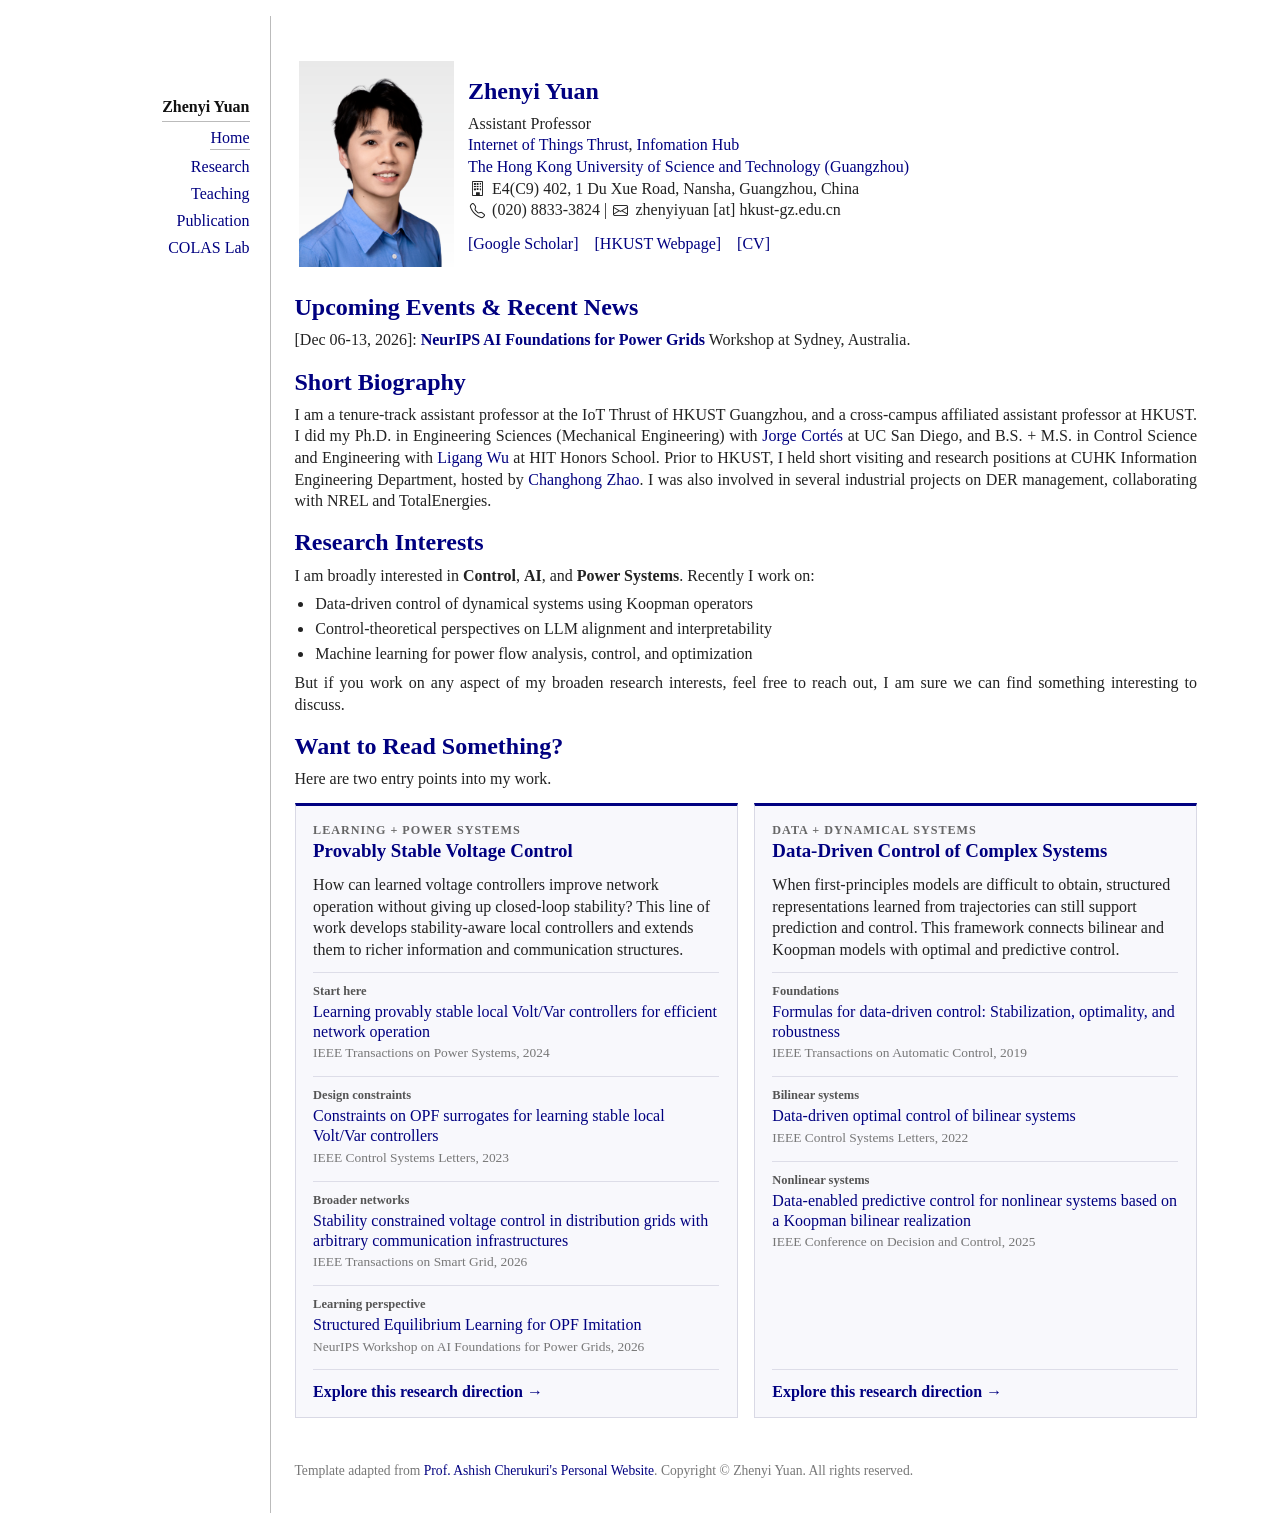
<file: index.html>
<!DOCTYPE html PUBLIC "-//W3C//DTD XHTML 1.1//EN"
  "http://www.w3.org/TR/xhtml11/DTD/xhtml11.dtd">
<html xmlns="http://www.w3.org/1999/xhtml" xml:lang="en">
<head>
<meta name="author" content="Zhenyi Yuan" />
<meta name="description" content="Zhenyi Yuan's academic homepage at HKUST(GZ), featuring research in control, artificial intelligence, and energy systems." />
<meta name="application-name" content="HKUST(GZ)" />
<meta http-equiv="Content-Type" content="text/html;charset=utf-8" />

<link rel="canonical" href="https://yuanzh21.github.io/" />
<meta property="og:type" content="website" />
<meta property="og:site_name" content="HKUST(GZ)" />
<meta property="og:title" content="Zhenyi Yuan's Homepage" />
<meta property="og:description" content="Research in control, artificial intelligence, and energy systems at HKUST(GZ)." />
<meta property="og:url" content="https://yuanzh21.github.io/" />

<script type="application/ld+json">
{
  "@context": "https://schema.org",
  "@type": "WebSite",
  "@id": "https://yuanzh21.github.io/#website",
  "url": "https://yuanzh21.github.io/",
  "name": "HKUST(GZ)",
  "alternateName": [
    "HKUST Guangzhou",
    "The Hong Kong University of Science and Technology (Guangzhou)"
  ],
  "description": "Zhenyi Yuan's academic homepage at HKUST(GZ)."
}

</script>

<link rel="stylesheet" href="jemdoc.css" type="text/css" />
<title>Zhenyi Yuan's Homepage | HKUST(GZ)</title>
<link rel="icon" href="https://yuanzh21.github.io/myicon.ico" type="image/x-icon" sizes="32x32" />

<!-- Google tag (gtag.js) -->
<script async src="https://www.googletagmanager.com/gtag/js?id=G-GKVL4N28JV"></script>
<script>
  window.dataLayer = window.dataLayer || [];
  function gtag(){dataLayer.push(arguments);}
  gtag('js', new Date());

  gtag('config', 'G-GKVL4N28JV');
</script>

<link rel="stylesheet" href="https://cdn.jsdelivr.net/npm/bootstrap-icons@1.11.3/font/bootstrap-icons.min.css" />

</head>

<body>
<table summary="Table for page layout." id="tlayout">
<tr valign="top">
<td id="layout-menu">
<div class="menu-category">Zhenyi Yuan</div>
<div class="menu-item"><a href="index.html" class="current">Home</a></div>
<div class="menu-item"><a href="research.html">Research</a></div>
<div class="menu-item"><a href="teaching.html">Teaching</a></div>
<div class="menu-item"><a href="publications.html">Publication</a></div>
<div class="menu-item"><a href="team.html">COLAS Lab</a></div>
</td>
<td id="layout-content">
<table class="imgtable"><tr><td>
<img src="Photo_Zhenyi.jpg" alt="myimage" width="155px" />&nbsp;</td>
<td align="left"><h2>Zhenyi Yuan</h2>
<p>Assistant Professor <br />


<a href="https://iott.hkust-gz.edu.cn/" target=&ldquo;blank&rdquo;>Internet of Things Thrust</a>, <a href="https://www.hkust-gz.edu.cn/academics/hubs-and-thrust-areas/information-hub/" target=&ldquo;blank&rdquo;>Infomation Hub</a> <br />  
<a href="https://www.hkust-gz.edu.cn/" target=&ldquo;blank&rdquo;>The Hong Kong University of Science and Technology (Guangzhou)</a> <br />
<!-- <a href="https://www.hkust-gz.edu.cn/" target=&ldquo;blank&rdquo;>HKUST (GZ)</a> <br /> -->

<i class="bi bi-building contact-icon" aria-hidden="true"></i> E4(C9) 402, 1 Du Xue Road, Nansha, Guangzhou, China <br />
<i class="bi bi-telephone contact-icon" aria-hidden="true"></i> (020) 8833-3824 | <i class="bi bi-envelope contact-icon" aria-hidden="true"></i> zhenyiyuan [at] hkust-gz.edu.cn <br />
</p>
<p><a href="https://scholar.google.com/citations?user=M7i0_74AAAAJ&hl=en" target=&ldquo;blank&rdquo;>[Google Scholar]</a> &nbsp;&nbsp; <a href="https://facultyprofiles.hkust-gz.edu.cn/faculty-personal-page/YUAN-Zhenyi/zhenyiyuan" target=&ldquo;blank&rdquo;>[HKUST Webpage]</a> &nbsp;&nbsp; <a href="CV_Zhenyi.pdf" target=&ldquo;blank&rdquo;>[CV]</a>
</p>
</td></tr></table>

<h2>Upcoming Events & Recent News</h2>

<p style="text-align:justify; text-justify:inter-ideograph; ">[Dec 06-13, 2026]: <b><a href="https://ai4powergrids.github.io/" target=&ldquo;blank&rdquo;>NeurIPS AI Foundations for Power Grids</a></b> Workshop at Sydney, Australia. </p>

<!-- <p style="text-align:justify; text-justify:inter-ideograph; ">[Aug 23-28, 2026]: <a href="https://tongxin.me/IFAC_workshop_web" target=&ldquo;blank&rdquo;><b>Contextual Control</b> workshop</a> at <a href="https://ifac2026.org/" target=&ldquo;blank&rdquo;>IFAC World Congress</a>, Busan, Korea. </p> -->
<!-- <p style="text-align:justify; text-justify:inter-ideograph; ">[July 26-29, 2026]: <a href="http://www.ccc2026.cn/" target=&ldquo;blank&rdquo;><b>Chinese Control Conference (CCC)</b></a>, Changsha, China. </p>  -->
<!-- <p style="text-align:justify; text-justify:inter-ideograph; ">[May 30-31, 2026]: <b>Green Control</b> workshop at Peking University, Beijing, China. </p> -->
<!-- <p style="text-align:justify; text-justify:inter-ideograph; ">[Aug 07-09, 2026]: <b>AI for Energy</b> talk at <a href="https://c2sml.cn/conference.html" target=&ldquo;blank&rdquo;>Conference of Scientific Machine Learning</a>, Shanghai, China. </p> -->

<h2>Short Biography</h2>
<p>I am a tenure-track assistant professor at the IoT Thrust of HKUST Guangzhou, and a cross-campus affiliated assistant professor at HKUST. I did my Ph.D. in Engineering Sciences (Mechanical Engineering) with <a href="http://terrano.ucsd.edu/jorge/" target=&ldquo;blank&rdquo;>Jorge Cortés</a> at UC San Diego, and B.S. + M.S. in Control Science and Engineering with <a href="https://homepage.hit.edu.cn/wuligang" target=&ldquo;blank&rdquo;>Ligang Wu</a> at HIT Honors School. Prior to HKUST, I held short visiting and research positions at CUHK Information Engineering Department, hosted by <a href="https://www.ie.cuhk.edu.hk/faculty/zhao-changhong/" target=&ldquo;blank&rdquo;>Changhong Zhao</a>. I was also involved in several industrial projects on DER management, collaborating with NREL and TotalEnergies. 
</p>

<h2>Research Interests</h2>
<p>I am broadly interested in <b>Control</b>, <b>AI</b>, and <b>Power Systems</b>. Recently I work on:
</p>
<ul>
<li><p> Data-driven control of dynamical systems using Koopman operators
</p>
</li>
<li><p> Control-theoretical perspectives on LLM alignment and interpretability
</p>
</li>
<li><p> Machine learning for power flow analysis, control, and optimization
</p>
</li>
</ul>
<p>But if you work on any aspect of my broaden research interests, feel free to reach out, I am sure we can find something interesting to discuss.
</p>

<h2 id="want-to-read">Want to Read Something?</h2>
<p class="reading-intro">Here are two entry points into my work.</p>

<div class="reading-grid">
<div class="reading-card">
<p class="reading-eyebrow">Learning + Power Systems</p>
<h3>Provably Stable Voltage Control</h3>
<p class="reading-summary">How can learned voltage controllers improve network operation without giving up closed-loop stability? This line of work develops stability-aware local controllers and extends them to richer information and communication structures.</p>
<ol class="reading-path">
<li>
<span class="reading-step">Start here</span>
<a href="https://arxiv.org/abs/2209.12956" target="_blank">Learning provably stable local Volt/Var controllers for efficient network operation</a>
<span class="reading-venue">IEEE Transactions on Power Systems, 2024</span>
</li>
<li>
<span class="reading-step">Design constraints</span>
<a href="https://arxiv.org/abs/2306.04464" target="_blank">Constraints on OPF surrogates for learning stable local Volt/Var controllers</a>
<span class="reading-venue">IEEE Control Systems Letters, 2023</span>
</li>
<li>
<span class="reading-step">Broader networks</span>
<a href="https://arxiv.org/abs/2507.18158" target="_blank">Stability constrained voltage control in distribution grids with arbitrary communication infrastructures</a>
<span class="reading-venue">IEEE Transactions on Smart Grid, 2026</span>
</li>
<li>
  <span class="reading-step">Learning perspective</span>
  <a href="" target="_blank">Structured Equilibrium Learning for OPF Imitation</a>
  <span class="reading-venue">NeurIPS Workshop on AI Foundations for Power Grids, 2026</span>
  </li>
</ol>
<p class="reading-more"><a href="research.html#sustainable-energy">Explore this research direction <span aria-hidden="true">&rarr;</span></a></p>
</div>

<div class="reading-card">
<p class="reading-eyebrow">Data + Dynamical Systems</p>
<h3>Data-Driven Control of Complex Systems</h3>
<p class="reading-summary">When first-principles models are difficult to obtain, structured representations learned from trajectories can still support prediction and control. This framework connects bilinear and Koopman models with optimal and predictive control.</p>
<ol class="reading-path">
  <li>
    <span class="reading-step">Foundations</span>
    <a href="https://arxiv.org/abs/1903.06842" target="_blank">Formulas for data-driven control: Stabilization, optimality, and robustness</a>
    <span class="reading-venue">IEEE Transactions on Automatic Control, 2019</span>
    </li>
<li>
<span class="reading-step">Bilinear systems</span>
<a href="https://arxiv.org/abs/2112.15510" target="_blank">Data-driven optimal control of bilinear systems</a>
<span class="reading-venue">IEEE Control Systems Letters, 2022</span>
</li>
<li>
<span class="reading-step">Nonlinear systems</span>
<a href="https://arxiv.org/pdf/2505.03346" target="_blank">Data-enabled predictive control for nonlinear systems based on a Koopman bilinear realization</a>
<span class="reading-venue">IEEE Conference on Decision and Control, 2025</span>
</li>
</ol>
<p class="reading-more"><a href="research.html#data-driven-control">Explore this research direction <span aria-hidden="true">&rarr;</span></a></p>
</div>
</div>

<div id="footer">
<div id="footer-text">
Template adapted from <a href="https://ashish-rug.github.io/index.html">Prof. Ashish Cherukuri's Personal Website</a>. Copyright &copy; Zhenyi Yuan. All rights reserved.
</div>
</div>
</body>
</html>
</file>
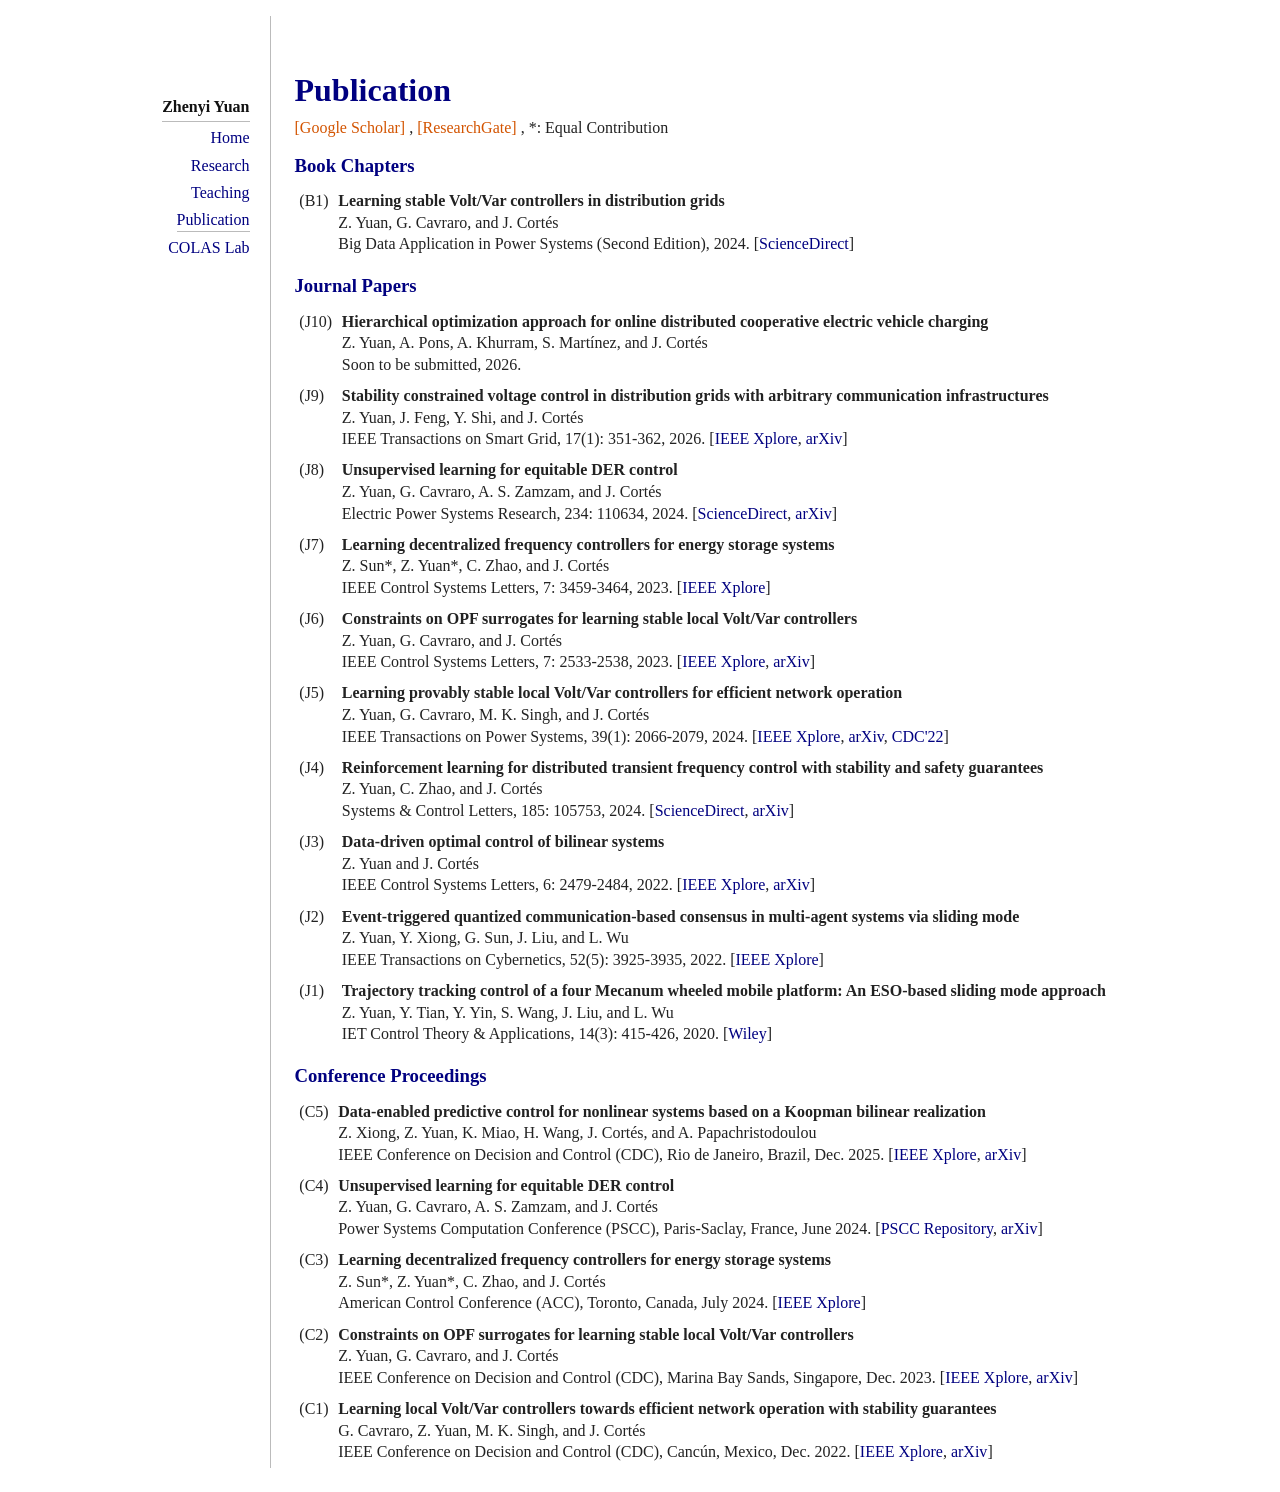
<file: publications.html>
<!DOCTYPE html PUBLIC "-//W3C//DTD XHTML 1.1//EN"
  "http://www.w3.org/TR/xhtml11/DTD/xhtml11.dtd">
<html xmlns="http://www.w3.org/1999/xhtml" xml:lang="en">
<head>
<meta name="generator" content="jemdoc, see http://jemdoc.jaboc.net/" />
<meta http-equiv="Content-Type" content="text/html;charset=utf-8" />
<link rel="stylesheet" href="jemdoc.css" type="text/css" />
<title>Zhenyi Yuan's Homepage </title>
<link rel="shortcut icon" href="myicon.ico" >
</head>
<body>
<table summary="Table for page layout." id="tlayout">
<tr valign="top">
<td id="layout-menu">
<div class="menu-category">Zhenyi Yuan</div>
<div class="menu-item"><a href="index.html">Home</a></div>
<div class="menu-item"><a href="research.html">Research</a></div>
<div class="menu-item"><a href="teaching.html">Teaching</a></div>
<div class="menu-item"><a href="publications.html" class="current">Publication</a></div>
<div class="menu-item"><a href="team.html">COLAS Lab</a></div>
</td>
<td id="layout-content">
<div id="toptitle">
<h1>Publication</h1>
</div>

<p>
<span class="publink">
  <a href="https://scholar.google.com/citations?user=M7i0_74AAAAJ&hl=en" target=&ldquo;blank&rdquo;>[Google Scholar]</a>
</span>,
<span class="publink">
<a href="https://www.researchgate.net/profile/Zhenyi-Yuan" target=&ldquo;blank&rdquo;>[ResearchGate]</a>
</span>,
*: Equal Contribution
</p>

<h3>Book Chapters</h3>
<table id="chapters">
<tr><td>(B1) </td><td> <b>Learning stable Volt/Var controllers in distribution grids</b> <br />Z. Yuan, G. Cavraro, and J. Cortés <br />
Big Data Application in Power Systems (Second Edition), 2024. [<a href="https://www.sciencedirect.com/science/article/pii/B978044321524700013X" target="blank">ScienceDirect</a>] </td></tr>

</table>


<h3>Journal Papers</h3>
<table id="journals-accepted">
<tr><td> (J10) </td><td class="c2"> <b>Hierarchical optimization approach for online distributed cooperative electric vehicle charging</b> <br/> 
Z. Yuan, A. Pons, A. Khurram, S. Martínez, and J. Cortés  <br />
Soon to be submitted, 2026.
</td></tr>

<tr><td> (J9) </td><td class="c2"> <b>Stability constrained voltage control in distribution grids with arbitrary communication infrastructures</b> <br/> 
Z. Yuan, J. Feng, Y. Shi, and J. Cortés  <br />
IEEE Transactions on Smart Grid, 17(1): 351-362, 2026. [<a href="https://ieeexplore.ieee.org/document/11164977" target="blank">IEEE Xplore</a>, <a href="https://arxiv.org/abs/2507.18158" target=&ldquo;blank&rdquo;>arXiv</a>] 
</td></tr>

<tr><td> (J8) </td><td class="c2"> <b>Unsupervised learning for equitable DER control</b> <br/> 
Z. Yuan, G. Cavraro, A. S. Zamzam, and J. Cortés  <br />
Electric Power Systems Research, 234: 110634, 2024. [<a href="https://www.sciencedirect.com/science/article/abs/pii/S0378779624005200" target="blank">ScienceDirect</a>, <a href="https://arxiv.org/abs/2403.11068" target="blank">arXiv</a>] 
</td></tr>

<tr><td> (J7) </td><td class="c2"> <b>Learning decentralized frequency controllers for energy storage systems</b> <br/> 
Z. Sun*, Z. Yuan*, C. Zhao, and J. Cortés  <br />
IEEE Control Systems Letters, 7: 3459-3464, 2023. [<a href="https://ieeexplore.ieee.org/abstract/document/10315186/" target="blank">IEEE Xplore</a>]
</td></tr>

<tr><td> (J6) </td><td class="c2"> <b>Constraints on OPF surrogates for learning stable local Volt/Var controllers</b> <br/> 
Z. Yuan, G. Cavraro, and J. Cortés  <br />
IEEE Control Systems Letters, 7: 2533-2538, 2023. [<a href="https://ieeexplore.ieee.org/abstract/document/10158325" target="blank">IEEE Xplore</a>, <a href="https://arxiv.org/abs/2306.04464" target="blank">arXiv</a>]
</td></tr>

<tr><td> (J5) </td><td class="c2"> <b>Learning provably stable local Volt/Var controllers for efficient network operation</b> <br/> 
Z. Yuan, G. Cavraro, M. K. Singh, and J. Cortés  <br />
IEEE Transactions on Power Systems, 39(1): 2066-2079, 2024. [<a href="https://ieeexplore.ieee.org/abstract/document/10106014" target="blank">IEEE Xplore</a>, <a href="https://arxiv.org/abs/2209.12956" target="blank">arXiv</a>, <a href="https://ieeexplore.ieee.org/abstract/document/9992647" target="blank">CDC'22</a>] 
</td></tr>

<tr><td> (J4) </td><td class="c2"> <b>Reinforcement learning for distributed transient frequency control with stability and safety guarantees</b> <br/> 
Z. Yuan, C. Zhao, and J. Cortés  <br />
Systems & Control Letters, 185: 105753, 2024. [<a href="https://www.sciencedirect.com/science/article/abs/pii/S0167691124000410" target="blank">ScienceDirect</a>, <a href="https://arxiv.org/abs/2207.03329" target="blank">arXiv</a>] 
</td></tr>

<tr><td> (J3) </td><td class="c2"> <b>Data-driven optimal control of bilinear systems</b> <br/> 
Z. Yuan and J. Cortés  <br />
IEEE Control Systems Letters, 6: 2479-2484, 2022. [<a href="https://ieeexplore.ieee.org/abstract/document/9749761" target="blank">IEEE Xplore</a>, <a href="https://arxiv.org/abs/2112.15510" target="blank">arXiv</a>] 
</td></tr>

<tr><td> (J2) </td><td class="c2"> <b>Event-triggered quantized communication-based consensus in multi-agent systems via sliding mode</b> <br/> 
Z. Yuan, Y. Xiong, G. Sun, J. Liu, and L. Wu  <br />
IEEE Transactions on Cybernetics, 52(5): 3925-3935, 2022. [<a href="https://ieeexplore.ieee.org/abstract/document/9205235" target="blank">IEEE Xplore</a>]
</td></tr>

<tr><td> (J1) </td><td class="c2"> <b>Trajectory tracking control of a four Mecanum wheeled mobile platform: An ESO-based sliding mode approach</b> <br/> 
Z. Yuan, Y. Tian, Y. Yin, S. Wang, J. Liu, and L. Wu  <br />
IET Control Theory & Applications, 14(3): 415-426, 2020. [<a href="https://ietresearch.onlinelibrary.wiley.com/doi/full/10.1049/iet-cta.2018.6127" target="blank">Wiley</a>]
</td></tr>

</table>


<h3>Conference Proceedings</h3>
<table id="conferences">

<tr><td>(C5) </td><td>  <b>Data-enabled predictive control for nonlinear systems based on a Koopman bilinear realization</b> <br />
Z. Xiong, Z. Yuan, K. Miao, H. Wang, J. Cortés, and A. Papachristodoulou <br />
IEEE Conference on Decision and Control (CDC), Rio de Janeiro, Brazil, Dec. 2025. [<a href="https://ieeexplore.ieee.org/document/11312522" target="blank">IEEE Xplore</a>, <a href="https://arxiv.org/pdf/2505.03346" target=&ldquo;blank&rdquo;>arXiv</a>] 
</td></tr>

<tr><td>(C4) </td><td>  <b>Unsupervised learning for equitable DER control</b> <br />
Z. Yuan, G. Cavraro, A. S. Zamzam, and J. Cortés <br />
Power Systems Computation Conference (PSCC), Paris-Saclay, France, June 2024.
[<a href="https://pscc-central.epfl.ch/repo/papers/2024/2024_908.pdf" target="blank">PSCC Repository</a>, <a href="https://arxiv.org/abs/2403.11068" target="blank">arXiv</a>]
</td></tr>

<tr><td>(C3) </td><td>  <b>Learning decentralized frequency controllers for energy storage systems</b> <br />
Z. Sun*, Z. Yuan*, C. Zhao, and J. Cortés  <br />
American Control Conference (ACC), Toronto, Canada, July 2024. [<a href="https://ieeexplore.ieee.org/abstract/document/10315186/" target="blank">IEEE Xplore</a>] 
</td></tr>

<tr><td>(C2) </td><td>  <b>Constraints on OPF surrogates for learning stable local Volt/Var controllers</b> <br />
Z. Yuan, G. Cavraro, and J. Cortés <br />
IEEE Conference on Decision and Control (CDC), Marina Bay Sands, Singapore, Dec. 2023. [<a href="https://ieeexplore.ieee.org/abstract/document/10158325" target="blank">IEEE Xplore</a>, <a href="https://arxiv.org/abs/2306.04464" target="blank">arXiv</a>]
</td></tr>

<tr><td>(C1) </td><td>  <b>Learning local Volt/Var controllers towards efficient network operation with stability guarantees</b> <br />
G. Cavraro, Z. Yuan, M. K. Singh, and J. Cortés <br />
IEEE Conference on Decision and Control (CDC), Cancún, Mexico, Dec. 2022. [<a href="https://ieeexplore.ieee.org/abstract/document/9992647" target="blank">IEEE Xplore</a>, <a href="https://arxiv.org/abs/2208.09117" target="blank">arXiv</a>]  </td></tr>

</table>

</body>
</html>
</file>
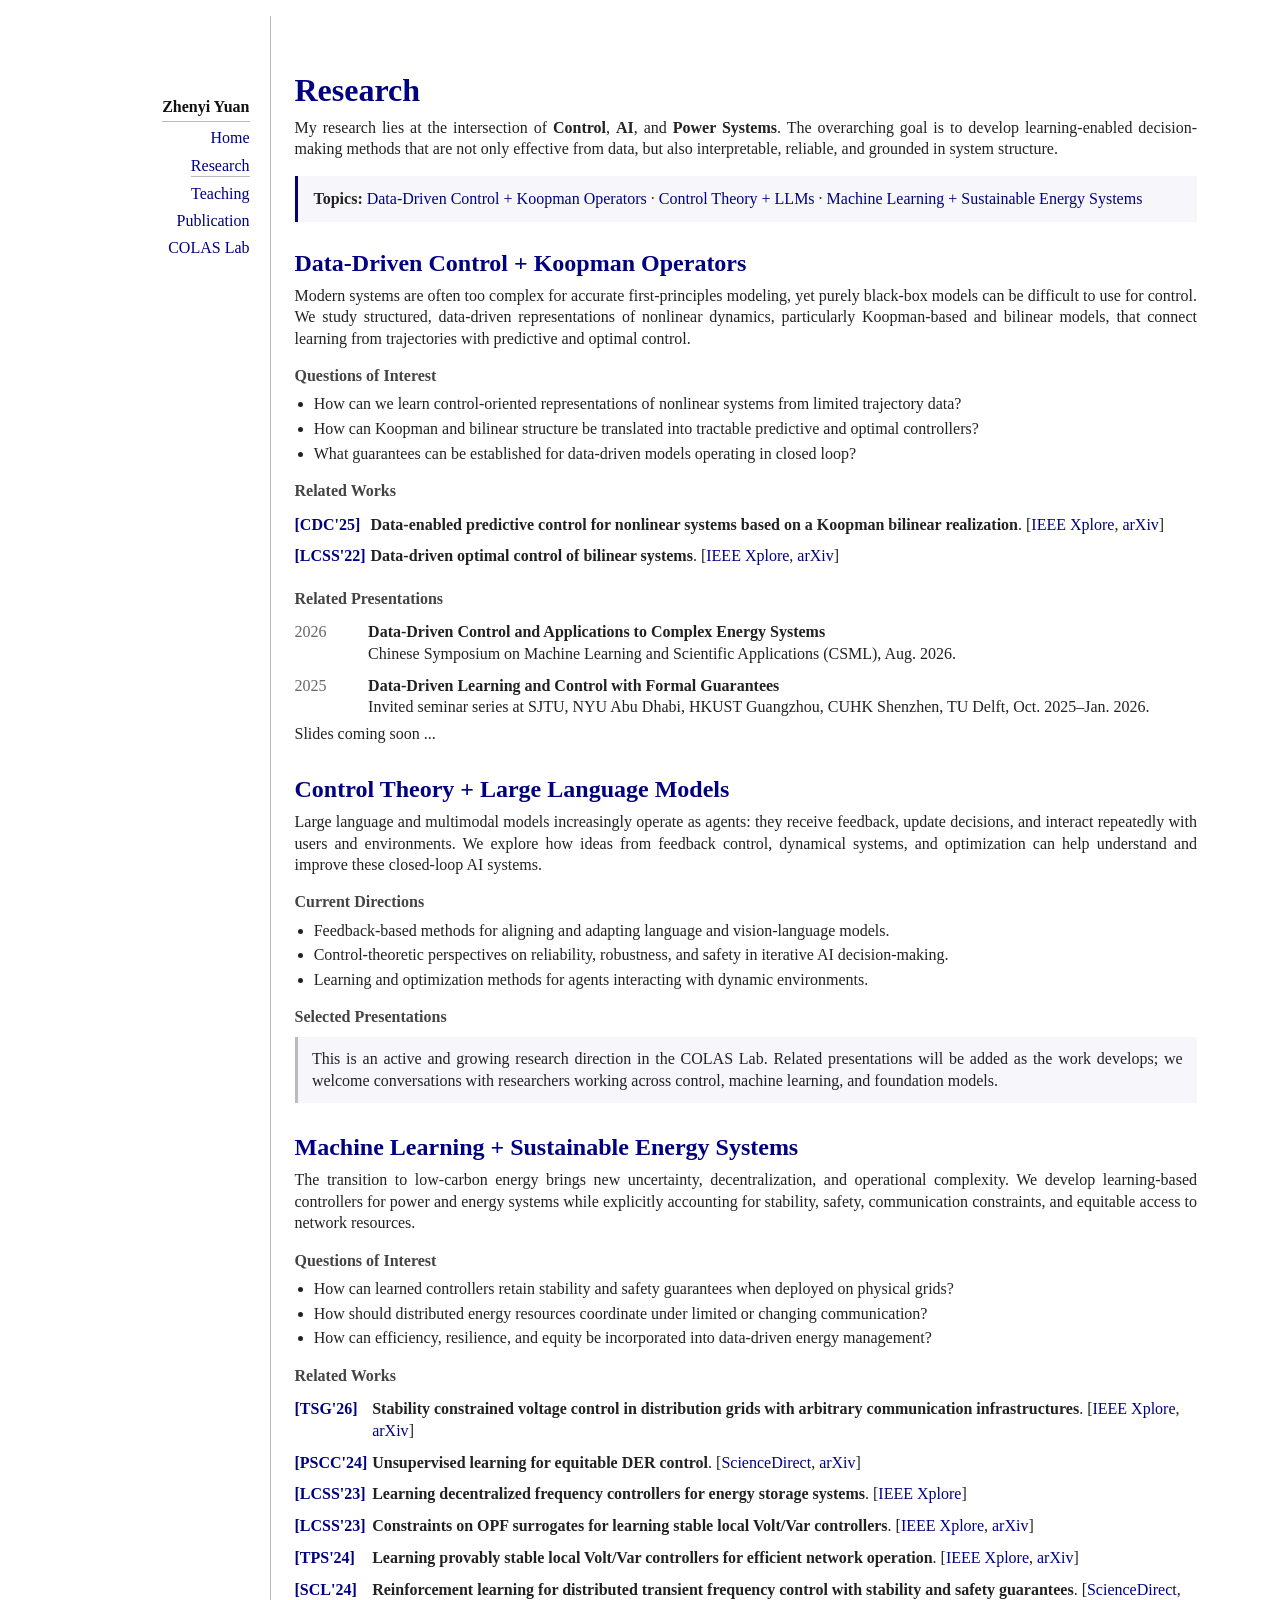
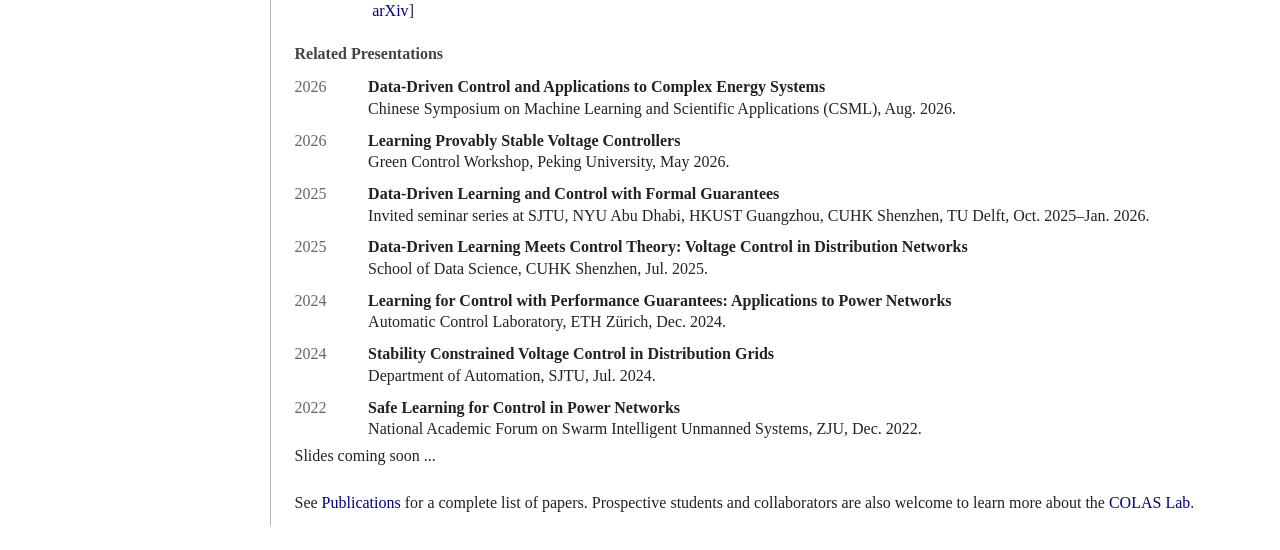
<file: research.html>
<!DOCTYPE html PUBLIC "-//W3C//DTD XHTML 1.1//EN"
  "http://www.w3.org/TR/xhtml11/DTD/xhtml11.dtd">
<html xmlns="http://www.w3.org/1999/xhtml" xml:lang="en">
<head>
<meta name="generator" content="jemdoc, see http://jemdoc.jaboc.net/" />
<meta http-equiv="Content-Type" content="text/html;charset=utf-8" />
<meta name="description" content="Research topics and selected work by Zhenyi Yuan and the COLAS Lab." />
<link rel="stylesheet" href="jemdoc.css" type="text/css" />
<title>Research | Zhenyi Yuan</title>
<link rel="shortcut icon" href="myicon.ico" />
</head>
<body>
<table summary="Table for page layout." id="tlayout">
<tr valign="top">
<td id="layout-menu">
<div class="menu-category">Zhenyi Yuan</div>
<div class="menu-item"><a href="index.html">Home</a></div>
<div class="menu-item"><a href="research.html" class="current">Research</a></div>
<div class="menu-item"><a href="teaching.html">Teaching</a></div>
<div class="menu-item"><a href="publications.html">Publication</a></div>
<div class="menu-item"><a href="team.html">COLAS Lab</a></div>
</td>
<td id="layout-content">
<div id="toptitle">
<h1>Research</h1>
</div>

<p>
My research lies at the intersection of <b>Control</b>, <b>AI</b>, and <b>Power Systems</b>. The overarching goal is to develop learning-enabled decision-making methods that are not only effective from data, but also interpretable, reliable, and grounded in system structure.
</p>

<div class="topic-nav">
<p><b>Topics:</b> <a href="#data-driven-control">Data-Driven Control + Koopman Operators</a> &middot; <a href="#control-and-llms">Control Theory + LLMs</a> &middot; <a href="#sustainable-energy">Machine Learning + Sustainable Energy Systems</a></p>
</div>

<div class="research-topic" id="data-driven-control">
<h2>Data-Driven Control + Koopman Operators</h2>
<p>
Modern systems are often too complex for accurate first-principles modeling, yet purely black-box models can be difficult to use for control. We study structured, data-driven representations of nonlinear dynamics, particularly Koopman-based and bilinear models, that connect learning from trajectories with predictive and optimal control.
</p>

<h3>Questions of Interest</h3>
<ul>
<li>How can we learn control-oriented representations of nonlinear systems from limited trajectory data?</li>
<li>How can Koopman and bilinear structure be translated into tractable predictive and optimal controllers?</li>
<li>What guarantees can be established for data-driven models operating in closed loop?</li>
</ul>

<h3>Related Works</h3>
<table class="research-work" summary="Selected work in data-driven control and Koopman operators.">
<tr><td>[CDC'25]</td><td><b>Data-enabled predictive control for nonlinear systems based on a Koopman bilinear realization</b>. [<a href="https://ieeexplore.ieee.org/document/11312522" target="_blank">IEEE Xplore</a>, <a href="https://arxiv.org/pdf/2505.03346" target="_blank">arXiv</a>]</td></tr>
<tr><td>[LCSS'22]</td><td><b>Data-driven optimal control of bilinear systems</b>. [<a href="https://ieeexplore.ieee.org/abstract/document/9749761" target="_blank">IEEE Xplore</a>, <a href="https://arxiv.org/abs/2112.15510" target="_blank">arXiv</a>]</td></tr>
</table>

<h3>Related Presentations</h3>
<table class="research-work research-presentations" summary="Selected presentations in data-driven control.">
<tr><td>2026</td><td><b>Data-Driven Control and Applications to Complex Energy Systems</b><br />Chinese Symposium on Machine Learning and Scientific Applications (CSML), Aug. 2026.</td></tr>
<tr><td>2025</td><td><b>Data-Driven Learning and Control with Formal Guarantees</b><br />Invited seminar series at SJTU, NYU Abu Dhabi, HKUST Guangzhou, CUHK Shenzhen, TU Delft, Oct. 2025&ndash;Jan. 2026.</td></tr>
</table>
Slides coming soon ...
</div>

<div class="research-topic" id="control-and-llms">
<h2>Control Theory + Large Language Models</h2>
<p>
Large language and multimodal models increasingly operate as agents: they receive feedback, update decisions, and interact repeatedly with users and environments. We explore how ideas from feedback control, dynamical systems, and optimization can help understand and improve these closed-loop AI systems.
</p>

<h3>Current Directions</h3>
<ul>
<li>Feedback-based methods for aligning and adapting language and vision-language models.</li>
<li>Control-theoretic perspectives on reliability, robustness, and safety in iterative AI decision-making.</li>
<li>Learning and optimization methods for agents interacting with dynamic environments.</li>
</ul>

<h3>Selected Presentations</h3>
<div class="research-note">
This is an active and growing research direction in the COLAS Lab. Related presentations will be added as the work develops; we welcome conversations with researchers working across control, machine learning, and foundation models.
</div>
</div>

<div class="research-topic" id="sustainable-energy">
<h2>Machine Learning + Sustainable Energy Systems</h2>
<p>
The transition to low-carbon energy brings new uncertainty, decentralization, and operational complexity. We develop learning-based controllers for power and energy systems while explicitly accounting for stability, safety, communication constraints, and equitable access to network resources.
</p>

<h3>Questions of Interest</h3>
<ul>
<li>How can learned controllers retain stability and safety guarantees when deployed on physical grids?</li>
<li>How should distributed energy resources coordinate under limited or changing communication?</li>
<li>How can efficiency, resilience, and equity be incorporated into data-driven energy management?</li>
</ul>

<h3>Related Works</h3>
<table class="research-work" summary="Selected work in machine learning and sustainable energy systems.">
<tr><td>[TSG'26]</td><td><b>Stability constrained voltage control in distribution grids with arbitrary communication infrastructures</b>. [<a href="https://ieeexplore.ieee.org/document/11164977" target="_blank">IEEE Xplore</a>, <a href="https://arxiv.org/abs/2507.18158" target="_blank">arXiv</a>]</td></tr>
<tr><td>[PSCC'24]</td><td><b>Unsupervised learning for equitable DER control</b>. [<a href="https://www.sciencedirect.com/science/article/abs/pii/S0378779624005200" target="_blank">ScienceDirect</a>, <a href="https://arxiv.org/abs/2403.11068" target="_blank">arXiv</a>]</td></tr>
<tr><td>[LCSS'23]</td><td><b>Learning decentralized frequency controllers for energy storage systems</b>. [<a href="https://ieeexplore.ieee.org/abstract/document/10315186/" target="_blank">IEEE Xplore</a>]</td></tr>
<tr><td>[LCSS'23]</td><td><b>Constraints on OPF surrogates for learning stable local Volt/Var controllers</b>. [<a href="https://ieeexplore.ieee.org/abstract/document/10158325" target="blank">IEEE Xplore</a>, <a href="https://arxiv.org/abs/2306.04464" target="blank">arXiv</a>]</td></tr>
<tr><td>[TPS'24]</td><td><b>Learning provably stable local Volt/Var controllers for efficient network operation</b>. [<a href="https://ieeexplore.ieee.org/abstract/document/10106014" target="_blank">IEEE Xplore</a>, <a href="https://arxiv.org/abs/2209.12956" target="_blank">arXiv</a>]</td></tr>
<tr><td>[SCL'24]</td><td><b>Reinforcement learning for distributed transient frequency control with stability and safety guarantees</b>. [<a href="https://www.sciencedirect.com/science/article/abs/pii/S0167691124000410" target="_blank">ScienceDirect</a>, <a href="https://arxiv.org/abs/2207.03329" target="_blank">arXiv</a>]</td></tr>
</table>

<h3>Related Presentations</h3>
<table class="research-work research-presentations" summary="Selected presentations in machine learning and sustainable energy systems.">
<tr><td>2026</td><td><b>Data-Driven Control and Applications to Complex Energy Systems</b><br />Chinese Symposium on Machine Learning and Scientific Applications (CSML), Aug. 2026.</td></tr>
<tr><td>2026</td><td><b>Learning Provably Stable Voltage Controllers</b><br />Green Control Workshop, Peking University, May 2026.</td></tr>
<tr><td>2025</td><td><b>Data-Driven Learning and Control with Formal Guarantees</b><br />Invited seminar series at SJTU, NYU Abu Dhabi, HKUST Guangzhou, CUHK Shenzhen, TU Delft, Oct. 2025&ndash;Jan. 2026.</td></tr>
<tr><td>2025</td><td><b>Data-Driven Learning Meets Control Theory: Voltage Control in Distribution Networks</b><br />School of Data Science, CUHK Shenzhen, Jul. 2025.</td></tr>
<tr><td>2024</td><td><b>Learning for Control with Performance Guarantees: Applications to Power Networks</b><br />Automatic Control Laboratory, ETH Zürich, Dec. 2024.</td></tr>
<tr><td>2024</td><td><b>Stability Constrained Voltage Control in Distribution Grids</b><br />Department of Automation, SJTU, Jul. 2024.</td></tr>
<tr><td>2022</td><td><b>Safe Learning for Control in Power Networks</b><br />National Academic Forum on Swarm Intelligent Unmanned Systems, ZJU, Dec. 2022.</td></tr>
</table>
Slides coming soon ...
</div>

<p>
See <a href="publications.html">Publications</a> for a complete list of papers. Prospective students and collaborators are also welcome to learn more about the <a href="team.html">COLAS Lab</a>.
</p>

</td>
</tr>
</table>
</body>
</html>
</file>
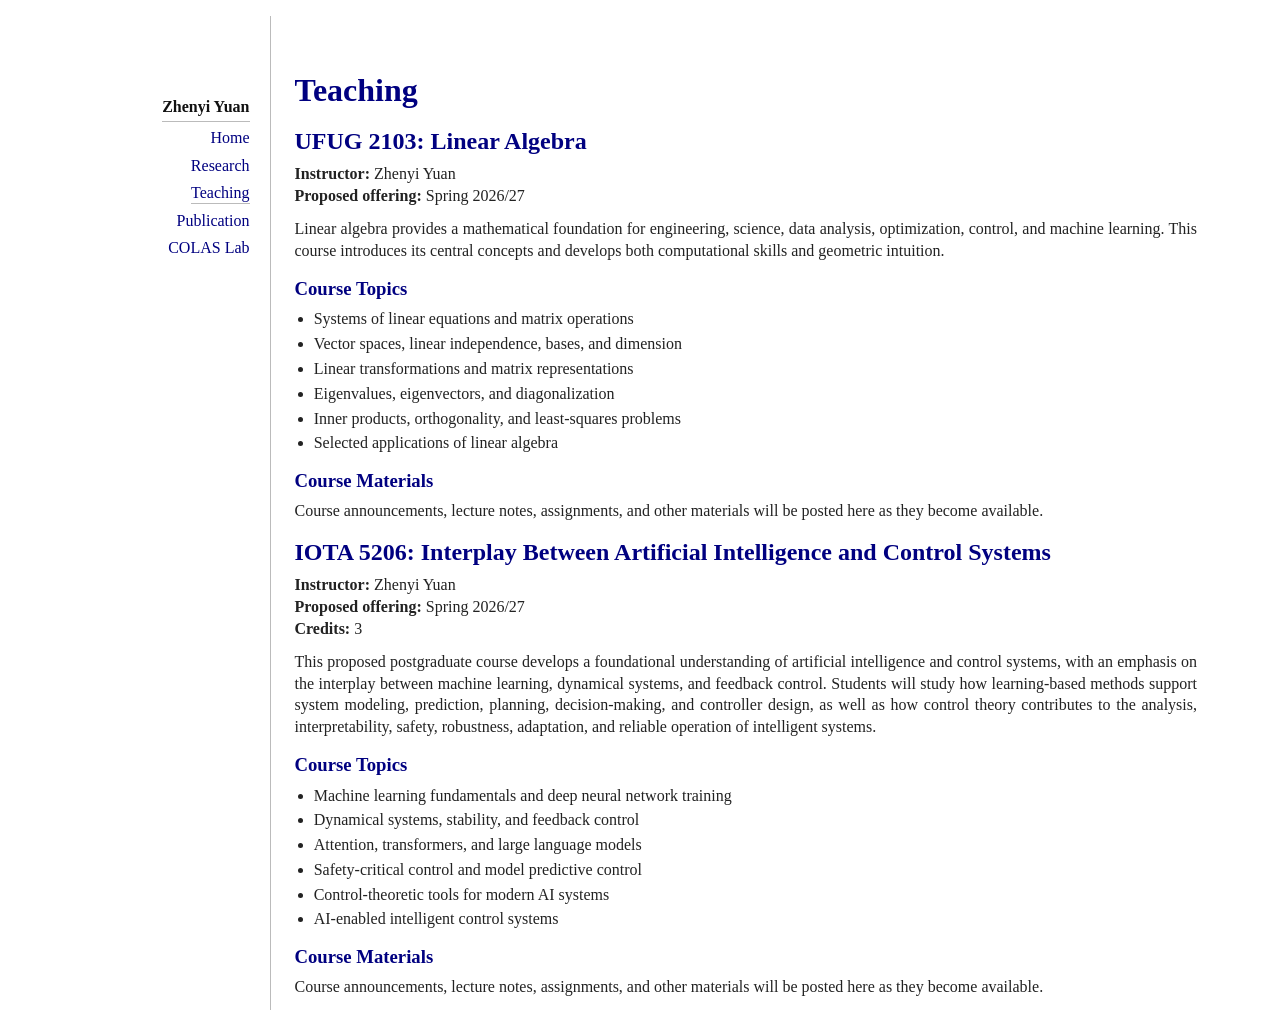
<file: teaching.html>
<!DOCTYPE html PUBLIC "-//W3C//DTD XHTML 1.1//EN"
  "http://www.w3.org/TR/xhtml11/DTD/xhtml11.dtd">
<html xmlns="http://www.w3.org/1999/xhtml" xml:lang="en">
<head>
<meta name="generator" content="jemdoc, see http://jemdoc.jaboc.net/" />
<meta http-equiv="Content-Type" content="text/html;charset=utf-8" />
<meta name="description" content="Teaching information for courses by Zhenyi Yuan, including UFUG2103 Linear Algebra and IOTA 5206 Interplay Between Artificial Intelligence and Control Systems." />
<link rel="stylesheet" href="jemdoc.css" type="text/css" />
<title>Teaching | Zhenyi Yuan</title>
<link rel="shortcut icon" href="myicon.ico" />
</head>
<body>
<table summary="Table for page layout." id="tlayout">
<tr valign="top">
<td id="layout-menu">
<div class="menu-category">Zhenyi Yuan</div>
<div class="menu-item"><a href="index.html">Home</a></div>
<div class="menu-item"><a href="research.html">Research</a></div>
<div class="menu-item"><a href="teaching.html" class="current">Teaching</a></div>
<div class="menu-item"><a href="publications.html">Publication</a></div>
<div class="menu-item"><a href="team.html">COLAS Lab</a></div>
</td>
<td id="layout-content">
<div id="toptitle">
<h1>Teaching</h1>
</div>

<h2>UFUG 2103: Linear Algebra</h2>
<p><b>Instructor:</b> Zhenyi Yuan <br />
<b>Proposed offering:</b> Spring 2026/27<br />
</p>
<p>
Linear algebra provides a mathematical foundation for engineering, science, data analysis, optimization, control, and machine learning. This course introduces its central concepts and develops both computational skills and geometric intuition.
</p>

<h3>Course Topics</h3>
<ul>
<li>Systems of linear equations and matrix operations</li>
<li>Vector spaces, linear independence, bases, and dimension</li>
<li>Linear transformations and matrix representations</li>
<li>Eigenvalues, eigenvectors, and diagonalization</li>
<li>Inner products, orthogonality, and least-squares problems</li>
<li>Selected applications of linear algebra</li>
</ul>

<h3>Course Materials</h3>
<p>
Course announcements, lecture notes, assignments, and other materials will be posted here as they become available.
</p>

<h2>IOTA 5206: Interplay Between Artificial Intelligence and Control Systems</h2>
<p><b>Instructor:</b> Zhenyi Yuan<br />
<b>Proposed offering:</b> Spring 2026/27<br />
<b>Credits:</b> 3</p>

<p>
This proposed postgraduate course develops a foundational understanding of artificial intelligence and control systems, with an emphasis on the interplay between machine learning, dynamical systems, and feedback control. Students will study how learning-based methods support system modeling, prediction, planning, decision-making, and controller design, as well as how control theory contributes to the analysis, interpretability, safety, robustness, adaptation, and reliable operation of intelligent systems.
</p>

<h3>Course Topics</h3>
<ul>
<li>Machine learning fundamentals and deep neural network training</li>
<li>Dynamical systems, stability, and feedback control</li>
<li>Attention, transformers, and large language models</li>
<li>Safety-critical control and model predictive control</li>
<li>Control-theoretic tools for modern AI systems</li>
<li>AI-enabled intelligent control systems</li>
</ul>

<h3>Course Materials</h3>
<p>
Course announcements, lecture notes, assignments, and other materials will be posted here as they become available.
</p>

</td>
</tr>
</table>
</body>
</html>
</file>
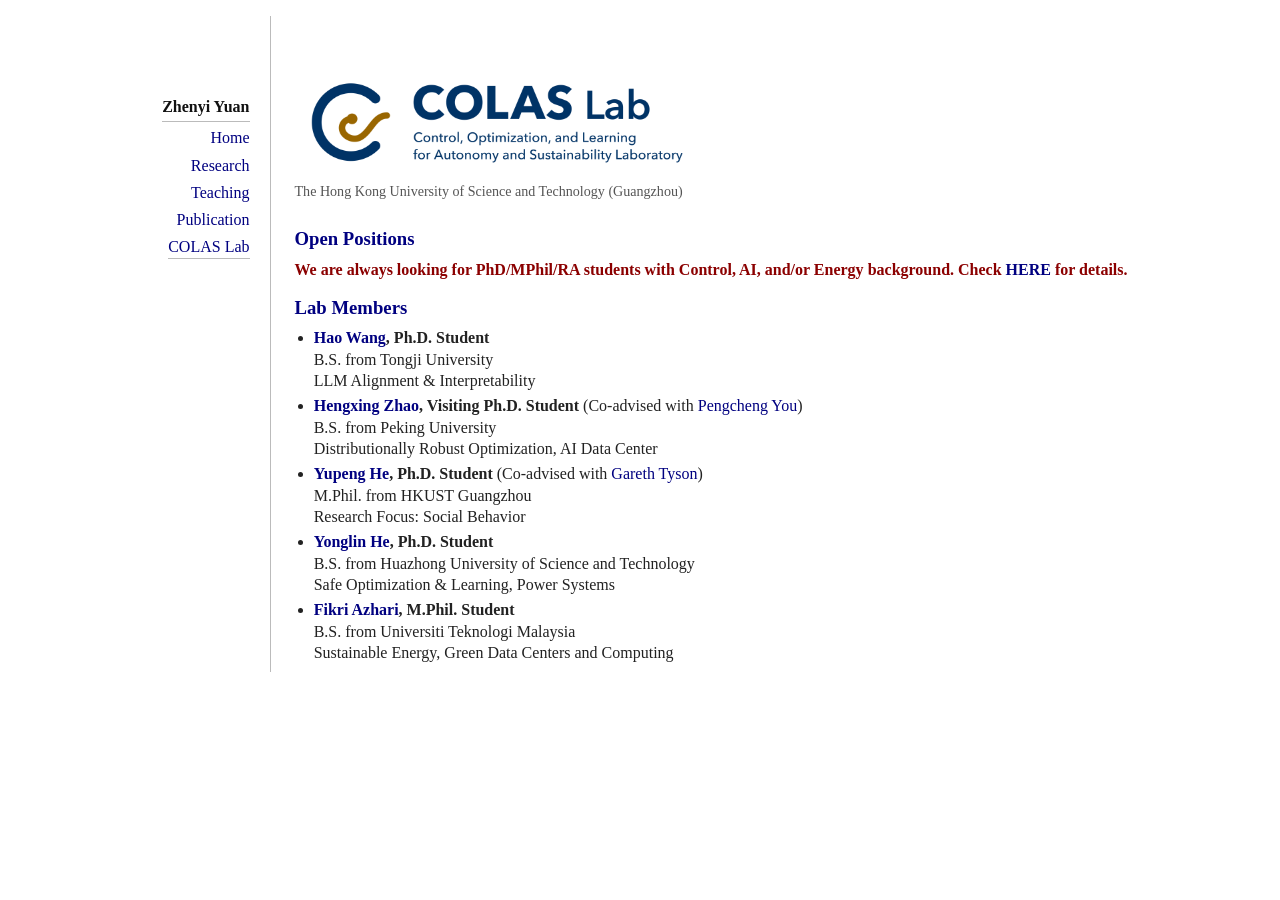
<file: team.html>
<!DOCTYPE html PUBLIC "-//W3C//DTD XHTML 1.1//EN"
  "http://www.w3.org/TR/xhtml11/DTD/xhtml11.dtd">
<html xmlns="http://www.w3.org/1999/xhtml" xml:lang="en">
<head>
<meta name="generator" content="jemdoc, see http://jemdoc.jaboc.net/" />
<meta http-equiv="Content-Type" content="text/html;charset=utf-8" />
<link rel="stylesheet" href="jemdoc.css" type="text/css" />
<title>Zhenyi Yuan's Homepage </title>
<link rel="shortcut icon" href="myicon.ico" >
</head>
<body>
<table summary="Table for page layout." id="tlayout">
<tr valign="top">
<td id="layout-menu">
<div class="menu-category">Zhenyi Yuan</div>
<div class="menu-item"><a href="index.html">Home</a></div>
<div class="menu-item"><a href="research.html">Research</a></div>
<div class="menu-item"><a href="teaching.html">Teaching</a></div>
<div class="menu-item"><a href="publications.html">Publication</a></div>
<div class="menu-item"><a href="team.html" class="current">COLAS Lab</a></div>
</td>
<td id="layout-content">
<div id="toptitle" class="lab-header">
<h1 class="visually-hidden">COLAS Lab at HKUST (Guangzhou)</h1>
<img class="colas-logo" src="COLAS_Lab_logo.png" alt="COLAS Lab — Control, Optimization, and Learning for Autonomy and Sustainability Laboratory" />
<p class="lab-affiliation">The Hong Kong University of Science and Technology (Guangzhou)</p>
</div>

<!--<h3>Research Mission</h3> -->

<h3>Open Positions</h3>
<p style="color:DarkRed"; text-align:justify; text-justify:inter-ideograph; "> <b> We are always looking for PhD/MPhil/RA students with <b>Control</b>, <b>AI</b>, and/or <b>Energy</b> background. Check <a href="PhD_MPhil_RA_Positions_at_HKUST_Guangzhou.pdf" target=&ldquo;blank&rdquo;>HERE</a> for details. </b> </p>

<h3>Lab Members</h3>

<ul>
<!--
<li> 
<b> <a href="https://scholar.google.com/citations?user=dSWIo9MAAAAJ&hl=en" target=&ldquo;blank&rdquo;>Yifan Guo</a>, Research Assistant </b> (2026-) <br />
M.S. in Software Engineering from Dalian Univ. of Technology <br />
B.S. in Information and Computational Science from Jilin Univ. <br />
Research Focus: Bi-level Optimization, LLM Fine Tuning
</li>
-->
<li> 
<b> <a href="https://scholar.google.com/citations?user=Xz0a9G8AAAAJ&hl=en" target=&ldquo;blank&rdquo;>Hao Wang</a>, Ph.D. Student </b> <br />
B.S. from Tongji University <br />
LLM Alignment & Interpretability
</li>
<li> 
<b> <a href="https://scholar.google.com/citations?user=hbnEC50AAAAJ&hl=en" target=&ldquo;blank&rdquo;>Hengxing Zhao</a>, Visiting Ph.D. Student </b> (Co-advised with <a href="https://www.coe.pku.edu.cn/teaching/all_time/11308.html" target=&ldquo;blank&rdquo;>Pengcheng You</a>) <br />
B.S. from Peking University <br />
Distributionally Robust Optimization, AI Data Center
  </li>
<li> 
<b> <a href="" target=&ldquo;blank&rdquo;>Yupeng He</a>, Ph.D. Student </b> (Co-advised with <a href="https://tysong.github.io/" target=&ldquo;blank&rdquo;>Gareth Tyson</a>) <br />
  M.Phil. from HKUST Guangzhou <br />
  Research Focus: Social Behavior
</li>
<li> 
<b> <a href="" target=&ldquo;blank&rdquo;>Yonglin He</a>, Ph.D. Student </b> <br />
B.S. from Huazhong University of Science and Technology <br />
Safe Optimization & Learning, Power Systems
  </li>
<li> 
    <b> <a href="" target=&ldquo;blank&rdquo;>Fikri Azhari</a>, M.Phil. Student </b> <br />
    B.S. from Universiti Teknologi Malaysia <br />
    Sustainable Energy, Green Data Centers and Computing
    </li>
</li>
</ul>

</table>
</body>
</html>
</file>
<file: jemdoc.css>
/* --- Jemdoc CSS (cleaned & minimal) --- */

/* Global reset */
html {
  box-sizing: border-box;
  overflow-y: scroll;          /* keep page width stable between short and long pages */
  scrollbar-gutter: stable;    /* reserve the same scrollbar space in modern browsers */
}
*, *:before, *:after { box-sizing: inherit; }

body {
  margin: 0;
  padding-bottom: 8px;
  background: #fff;
  color: #222;
  /* font-family: -apple-system, BlinkMacSystemFont, "Segoe UI", Roboto, sans-serif; */
  font-family: Palatino, "Palatino Linotype", Book Antiqua, Georgia, serif; 
  font-size: 16px;
  line-height: 1.35;
}

/* Top title */
div#toptitle,
div#toptitle h1 {
  border-bottom: none; /* no lines under main title */
}

/* Grid layout */
table#tlayout {
  table-layout: fixed;
  width: calc(100% - 4rem);    /* leave room for fluid, asymmetric margins */
  max-width: 1300px;           /* allow a little more room for the main content */
  margin-left: max(1.25rem, calc((100% - 1300px) / 2 - 3rem));
  margin-right: auto;          /* keep the layout subtly shifted to the left */
  border-collapse: collapse;
}

/* Sidebar menu */
#layout-menu {
  width: 250px;
  background: #fff;                /* plain white */
  border-right: 1px solid #bbb;    /* medium divider line */
  vertical-align: top;
  white-space: nowrap;
  text-align: right;               /* right align items */
  padding: 2.5rem 20px 0 0;
}

/* Sidebar categories */
div.menu-category {
  display: inline-block;           /* underline only under text */
  font-weight: 700;
  margin-top: 2.5rem;
  padding-bottom: 0.2rem;
  border-bottom: 1px solid #bbb;
  color: #111;
  width: 100 px;   /* control underline length */
}

/* Sidebar items */
div.menu-item {
  margin: 0.35rem 0;
}

#layout-menu a {
  display: inline-block;
  padding-right: 4 px;              /* breathing room from border */
  color: #000080;
  text-decoration: none;
}
#layout-menu a:hover {
  text-decoration: underline;
}
#layout-menu a.current {
  border-bottom: 1px solid #bbb;
}

/* Main content */
#layout-content {
  background: #fff;
  border: none;
  vertical-align: top;
  text-align: justify;
  padding: 2.5rem 1.5rem 0rem;     /* extra top padding */
  width: auto;
}

/* Headings */
h1, h2, h3 {
  color: #000080;
  margin: 0.7rem 0 0.35rem;
  line-height: 1.1;
  padding: 0.35rem 0 0.2rem;
  border-bottom: none;             /* no underlines */
}

/* Paragraphs & lists */
p { margin: 0 0 0.75rem; }

ul, ol {
  margin: 0.25rem 0 0.5rem;   /* tighten top/bottom around lists */
  padding-left: 1.2rem;
}

ul li, ol li {
  margin-bottom: 0.2rem;      /* tighter gap between bullets */
}

li p {
  margin: 0.1rem;                  /* remove paragraph margin inside list items */
}

li ul, li ol { margin-top: 0.15rem; }
p + ul, p + ol { margin-top: -0.3rem; }

/* Content links */
a { color: #000080; text-decoration: none; }
a:hover { text-decoration: underline; }

/* Keep contact details icons visually aligned and consistently sized. */
.contact-icon {
  display: inline-block;
  width: 1.25em;
  margin-right: 0.08em;
  font-size: 0.95em;
  line-height: 1;
  text-align: center;
  vertical-align: -0.04em;
}

/* Tables & code */
table {
  border-collapse: collapse;
  margin: 1rem 0;              /* space around the table */
}
th, td {
  padding: 0.3rem 0.3rem;      /* smaller padding inside cells */
  text-align: left;
  vertical-align: top;
}

pre, tt {
  font-family: Menlo, Consolas, ui-monospace, monospace;
  font-size: 90%;
}

tt {
  background: #ffffdd;
}

/* 1) Tighten ALL tables in the content area */
#layout-content table {
  margin-top: 0rem !important;
  margin-bottom: 0rem !important;
}

/* 2) If your fork wraps table blocks, tighten common wrappers */
#layout-content .tableblock,
#layout-content .infoblock,
#layout-content .codeblock,
#layout-content .blockcontent,
#layout-content .block {
  margin-top: 0rem !important;
  margin-bottom: 0rem !important;
  padding-top: 0 !important;
  padding-bottom: 0 !important;
}

/* 3) When a heading is followed directly by a table/block, remove the gap */
#layout-content h1 + table,
#layout-content h2 + table,
#layout-content h3 + table,
#layout-content h1 + .tableblock,
#layout-content h2 + .tableblock,
#layout-content h3 + .tableblock,
#layout-content h1 + .block,
#layout-content h2 + .block,
#layout-content h3 + .block {
  margin-top: 0rem !important;
}

/* Images */
img { border: none; max-width: 100%; height: auto; }
img.portrait {
  float: right;
  margin: 0.2rem 0 1rem 1rem;
  width: 220 px;
  border-radius: 6px;
}

/* Footer */
div#footer { 
  display: block;        /* This makes it visible again */
  padding: 2rem 0rem;  /* Adds some space so it's not cramped */
  color: #777;           /* Makes it a subtle grey (optional) */
  font-size: 0.85rem;    /* Makes the text slightly smaller (optional) */
}

/* Print */
@media print {
  #layout-menu { display: none; }
}


/* clamp line length for common blocks */
#layout-content > p,
#layout-content > ul,
#layout-content > ol,
#layout-content > pre,
#layout-content > table,
#layout-content > h1,
#layout-content > h2,
#layout-content > h3,
#layout-content > div:not(#toptitle) {
  max-width: 1000px;
  margin-right: auto;    /* creates right-side white space */
  margin-left: 0;        /* keep aligned to sidebar */
}

/* Special link color */
.publink a {
  color: #d35400;
}

.publink a:hover {
  color: #e67e22;
}

#journals-submitted td:nth-child(2) {
  text-align: justify;
}

#journals-accepted td:nth-child(2) {
  text-align: justify;
}

#conferences td:nth-child(2) {
  text-align: justify;
}


details {
  width: 100%;
  max-width: 1000px;
}

/* Stack the menu above the content on narrow screens. */
@media screen and (max-width: 760px) {
  table#tlayout {
    table-layout: auto;
    width: calc(100% - 2rem);
    margin-left: 0.75rem;
    margin-right: auto;
  }

  table#tlayout,
  table#tlayout > tbody,
  table#tlayout > tbody > tr,
  #layout-menu,
  #layout-content {
    display: block;
    width: 100%;
  }

  #layout-menu {
    padding: 1rem 0 0.8rem;
    border-right: none;
    border-bottom: 1px solid #bbb;
    text-align: left;
    white-space: normal;
  }

  div.menu-category {
    display: block;
    width: auto;
    margin-top: 0;
    margin-bottom: 0.45rem;
  }

  div.menu-item {
    display: inline-block;
    margin: 0.2rem 1rem 0.2rem 0;
  }

  #layout-content {
    padding: 1.25rem 0 0;
  }
}

/* Research topics */
.topic-nav {
  margin: 1rem 0 1.4rem;
  padding: 0.75rem 1rem;
  background: #f7f7fb;
  border-left: 3px solid #000080;
}

.topic-nav p {
  margin: 0;
}

.research-topic {
  margin-bottom: 1.6rem;
}

.research-topic > h2 {
  margin-top: 1.25rem;
}

.research-topic > h3 {
  color: #444;
  font-size: 1rem;
  margin-top: 0.75rem;
}

table.research-work {
  width: 100%;
  margin: 0.1rem 0 0.6rem !important;
}

table.research-work td {
  padding: 0.32rem 0.3rem 0.32rem 0;
}

table.research-work td:first-child {
  width: 3.2rem;
  color: #000080;
  font-weight: 700;
  white-space: nowrap;
}

table.research-presentations td:first-child {
  width: 4.6rem;
  color: #666;
  font-weight: 400;
}

.research-note {
  margin: 0.5rem 0 0.8rem;
  padding: 0.7rem 0.9rem;
  background: #f7f7fb;
  border-left: 3px solid #bbb;
}

/* Curated reading paths on the homepage */
.reading-intro {
  max-width: 820px !important;
}

.reading-grid {
  display: grid;
  grid-template-columns: repeat(auto-fit, minmax(300px, 1fr));
  gap: 1rem;
  margin-top: 0.8rem;
  margin-bottom: 0.8rem;
}

.reading-card {
  display: flex;
  flex-direction: column;
  min-width: 0;
  padding: 1rem 1.1rem 0.9rem;
  background: #f8f8fc;
  border: 1px solid #d9d9e5;
  border-top: 3px solid #000080;
}

.reading-card h3 {
  margin: 0.05rem 0 0.55rem;
  padding-top: 0;
  font-size: 1.18rem;
}

.reading-card p {
  text-align: left;
}

.reading-eyebrow {
  margin-bottom: 0.15rem !important;
  color: #666;
  font-size: 0.76rem;
  font-weight: 700;
  letter-spacing: 0.08em;
  text-transform: uppercase;
}

.reading-summary {
  margin-bottom: 0.7rem !important;
}

.reading-path {
  margin: 0 !important;
  padding: 0;
  list-style: none;
}

.reading-path li {
  padding: 0.65rem 0;
  border-top: 1px solid #ddddE8;
  text-align: left;
}

.reading-path a {
  display: block;
  line-height: 1.25;
}

.reading-step {
  display: block;
  margin-bottom: 0.12rem;
  color: #555;
  font-size: 0.78rem;
  font-weight: 700;
}

.reading-venue {
  display: block;
  margin-top: 0.16rem;
  color: #777;
  font-size: 0.84rem;
}

.reading-more {
  margin-top: auto !important;
  margin-bottom: 0 !important;
  padding-top: 0.65rem;
  border-top: 1px solid #ddddE8;
  font-weight: 700;
}

@media screen and (max-width: 760px) {
  .reading-grid {
    grid-template-columns: 1fr;
  }

  .reading-card {
    padding: 0.9rem;
  }
}

/* COLAS Lab identity */
.lab-header {
  width: 100%;
  max-width: 400px;
  margin: 0.6rem 0 1.4rem;
}

.colas-logo {
  display: block;
  width: 100%;
  max-width: 400px;
  height: auto;
}

.lab-affiliation {
  margin: 0.25rem 0 0;
  color: #555;
  font-size: 0.88rem;
  text-align: left;
}

.visually-hidden {
  position: absolute !important;
  width: 1px !important;
  height: 1px !important;
  padding: 0 !important;
  margin: -1px !important;
  overflow: hidden !important;
  clip: rect(0, 0, 0, 0) !important;
  white-space: nowrap !important;
  border: 0 !important;
}

@media screen and (max-width: 760px) {
  .lab-header {
    margin-top: 0.2rem;
    margin-bottom: 1.1rem;
  }

  .lab-affiliation {
    font-size: 0.85rem;
    text-align: left;
  }
}
</file>
